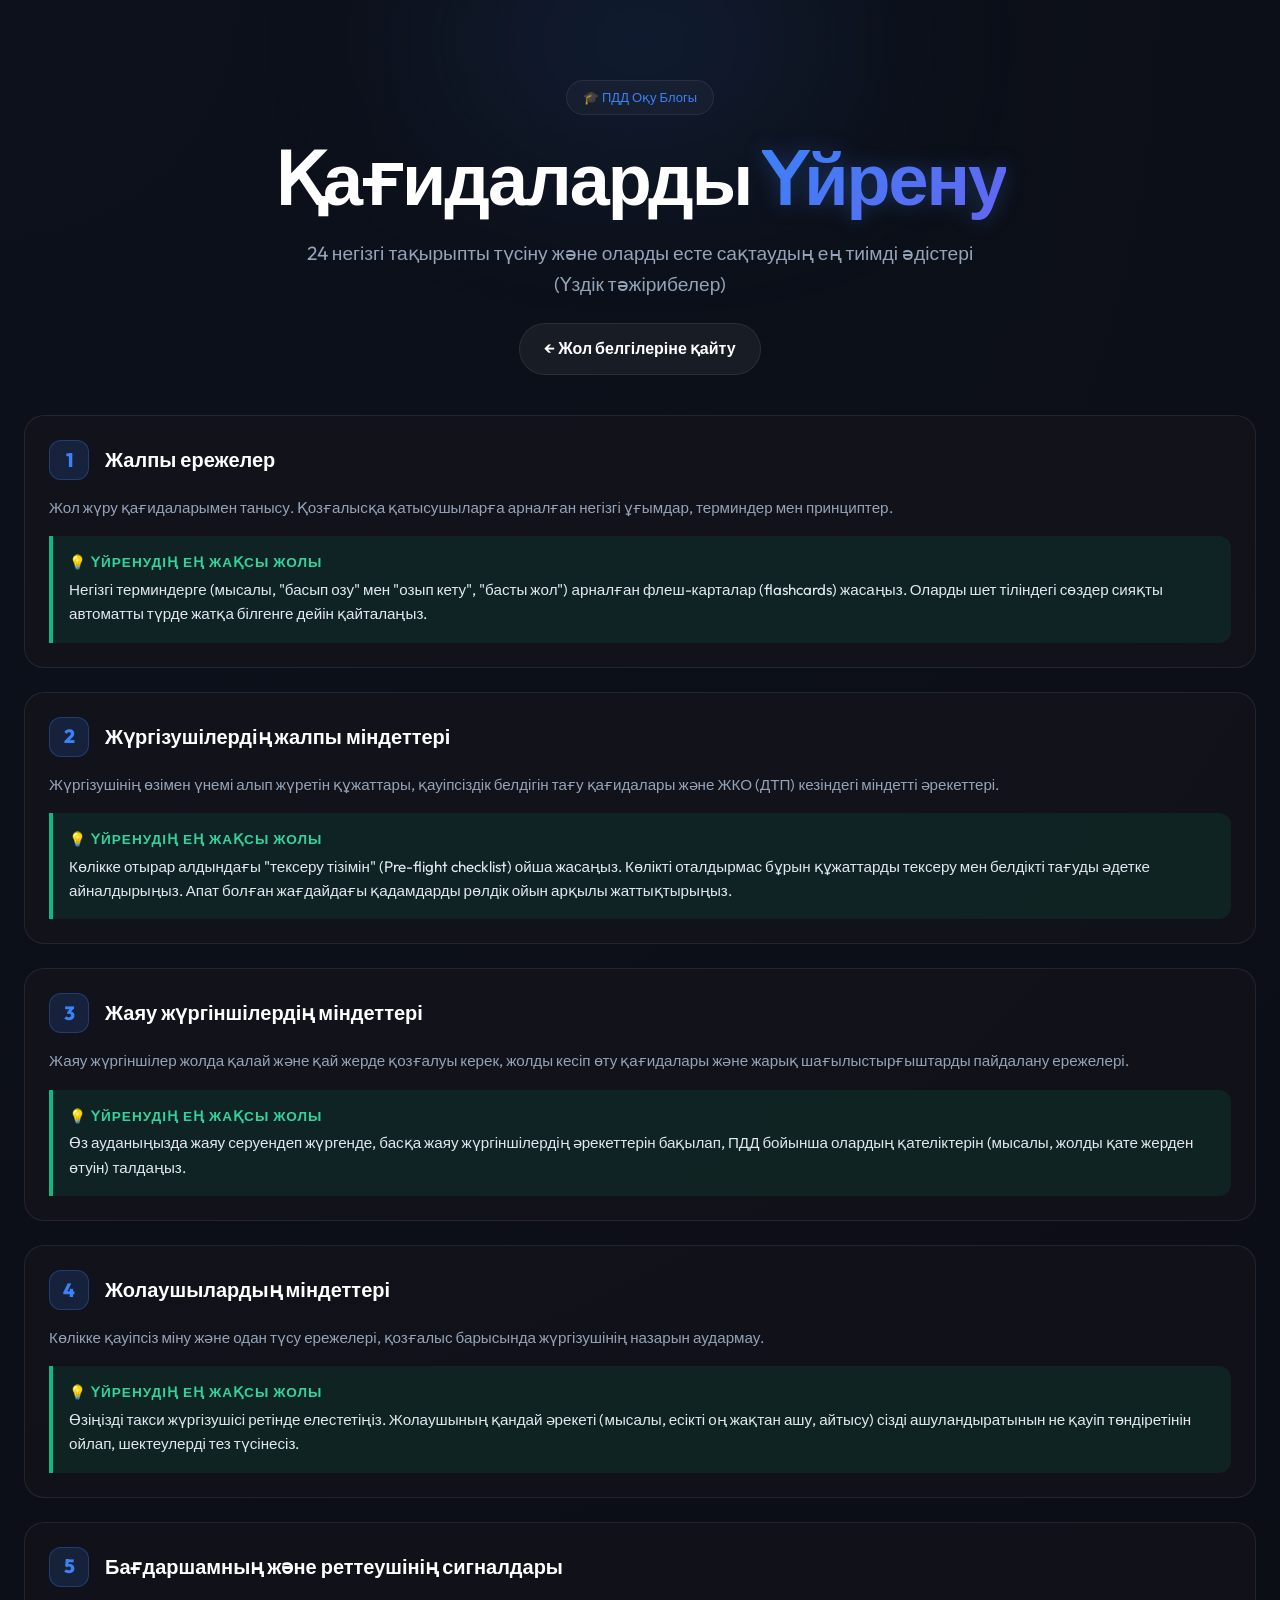
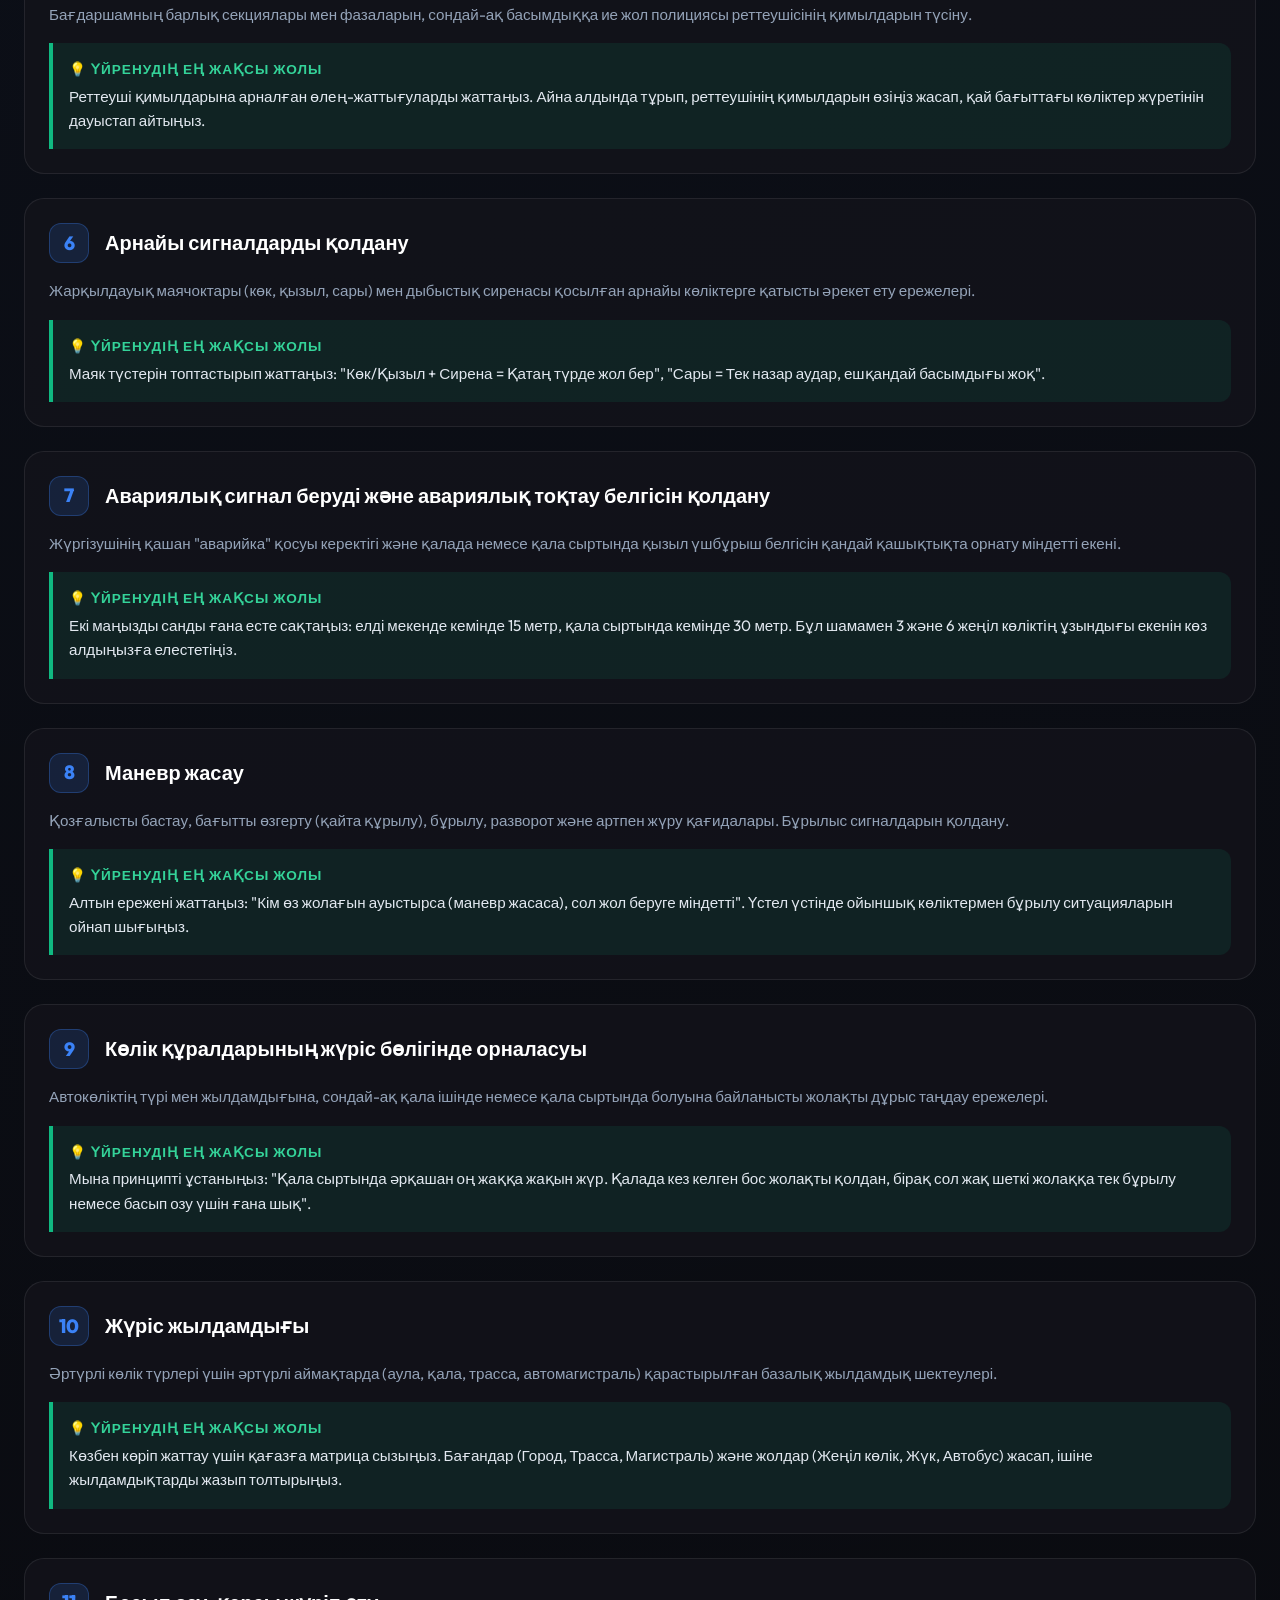
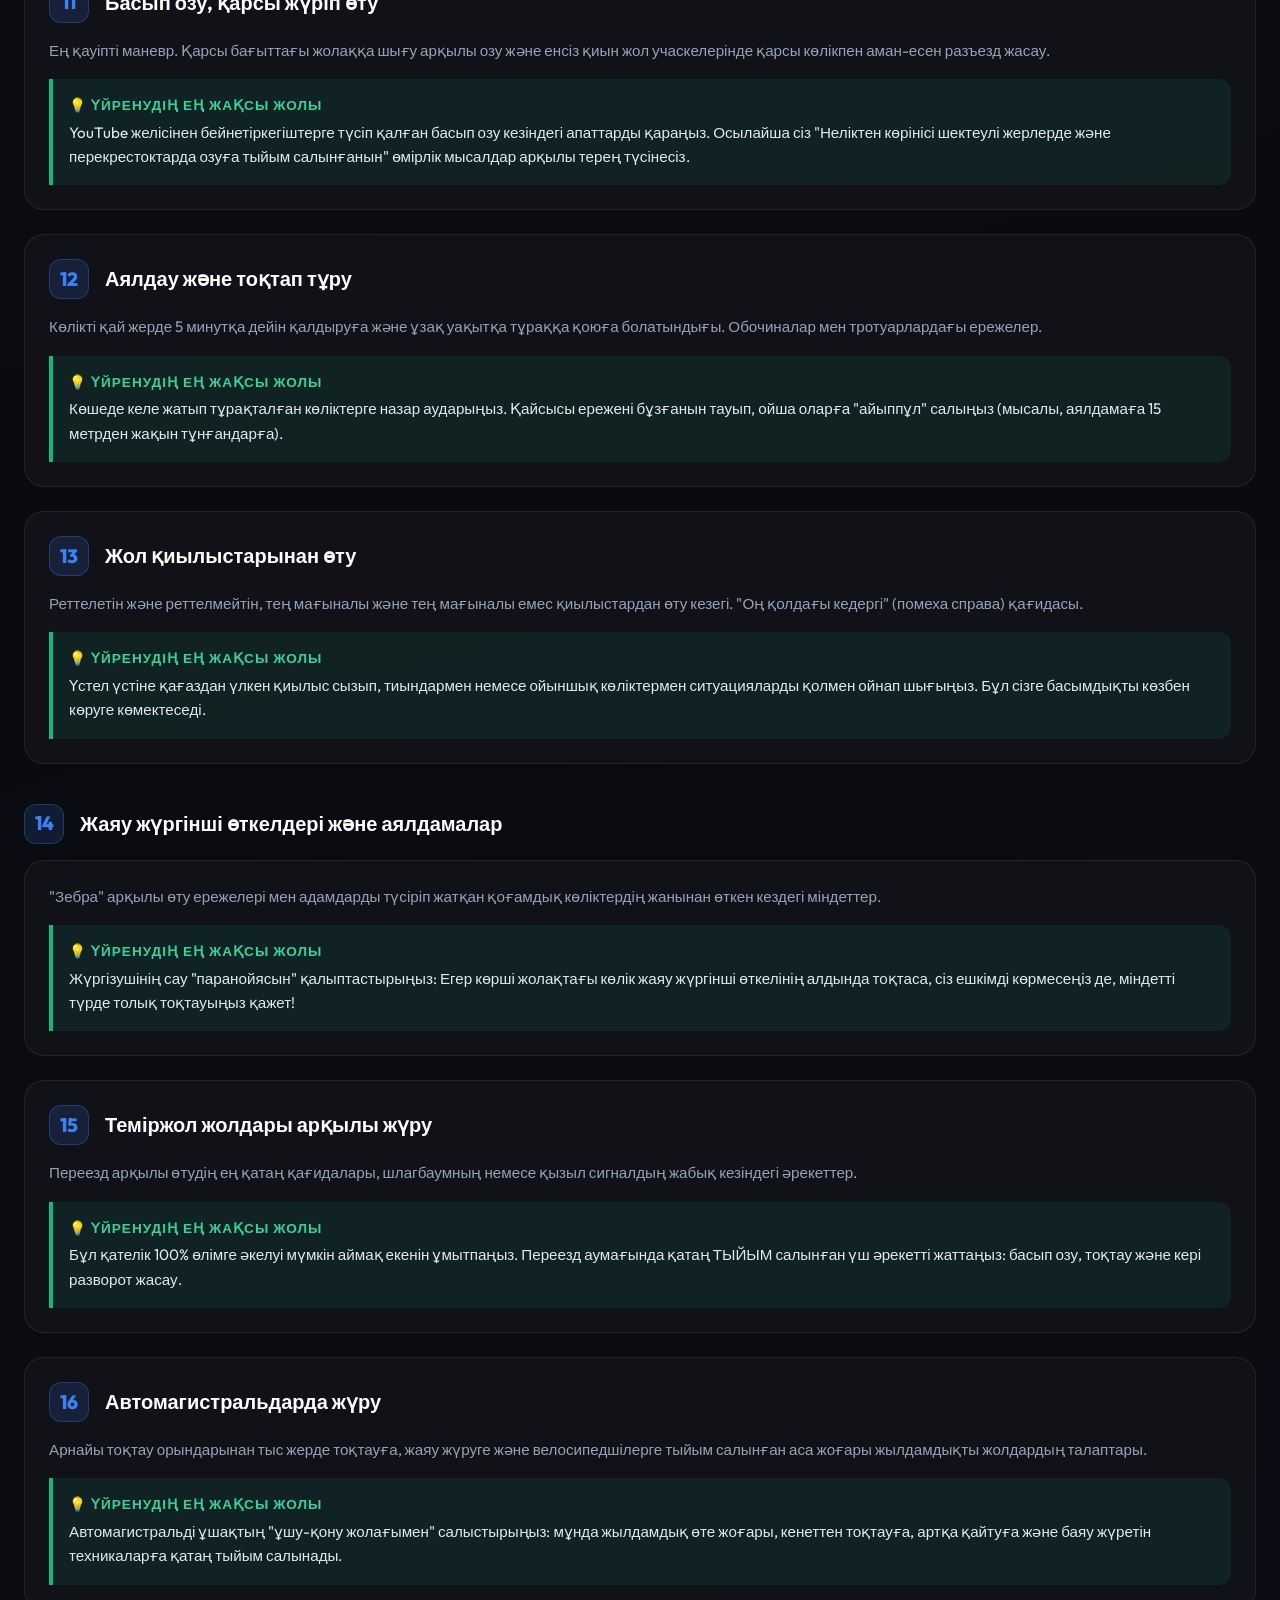
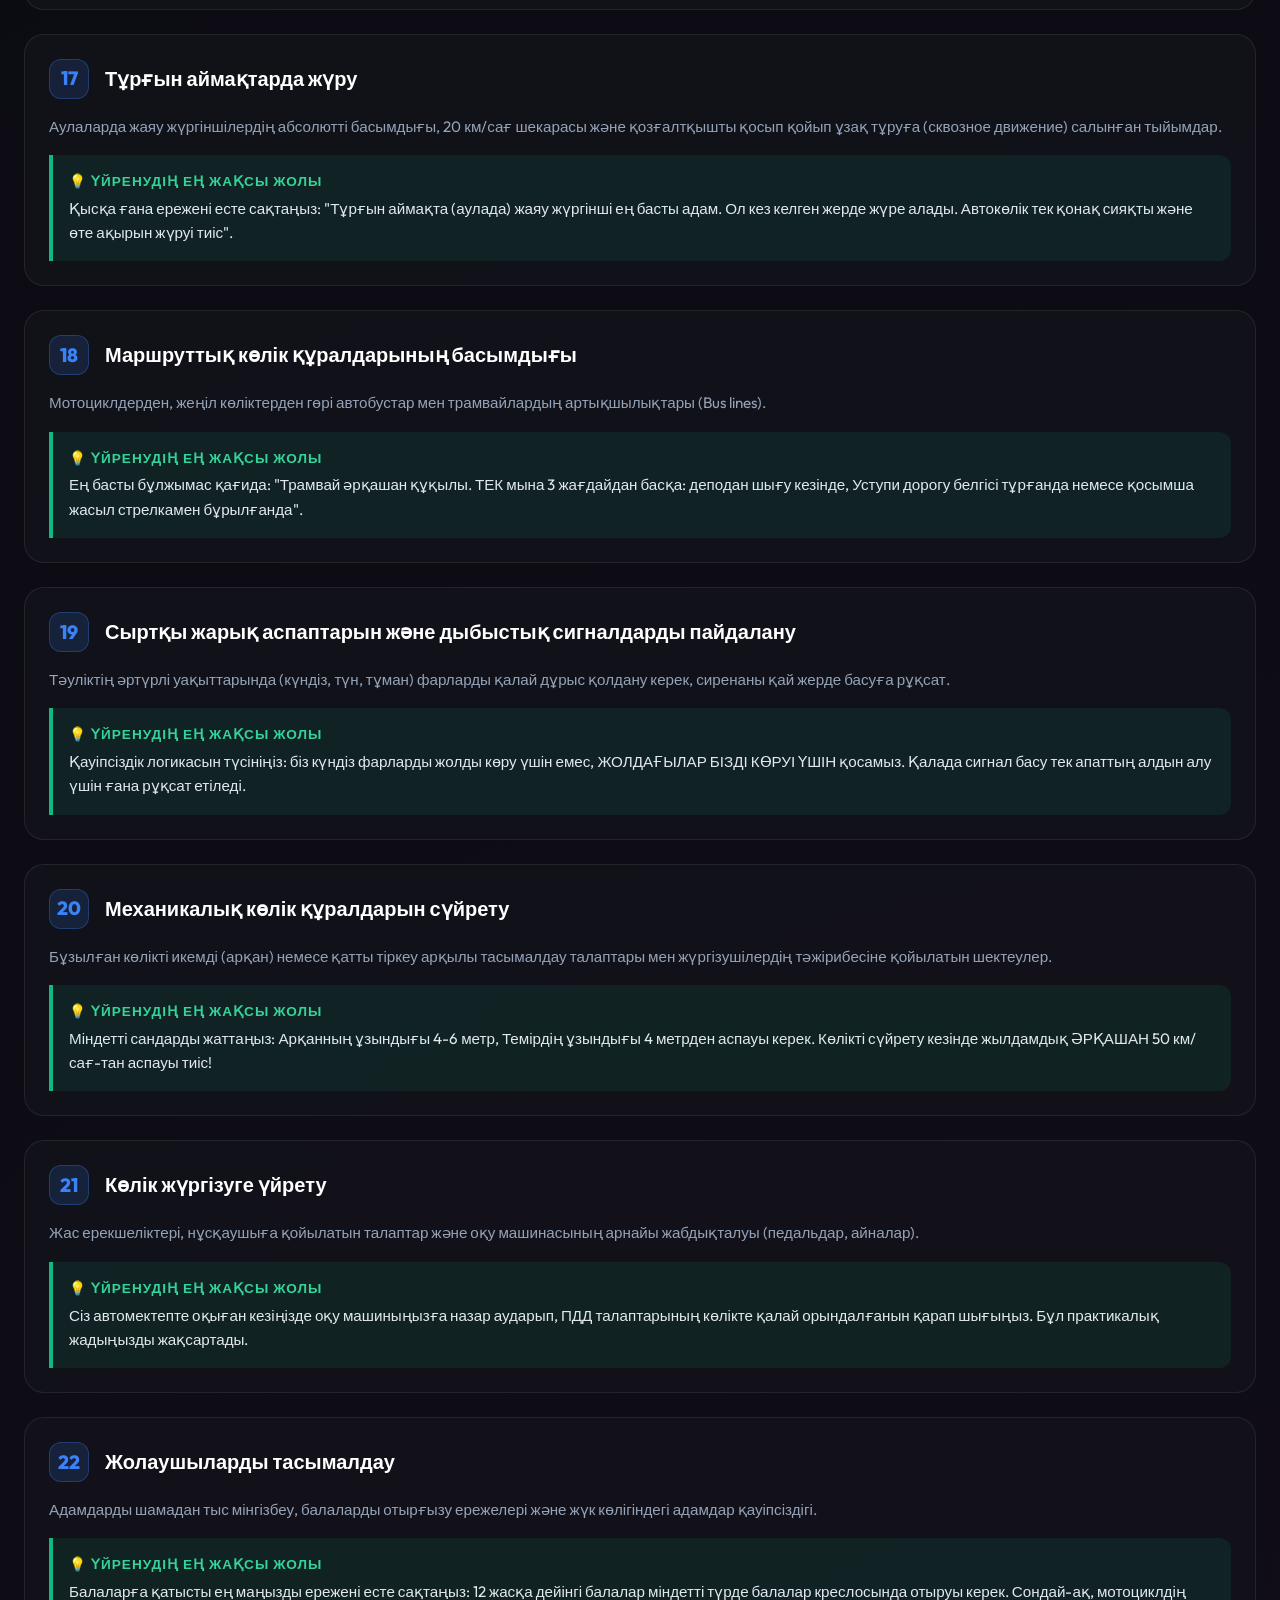
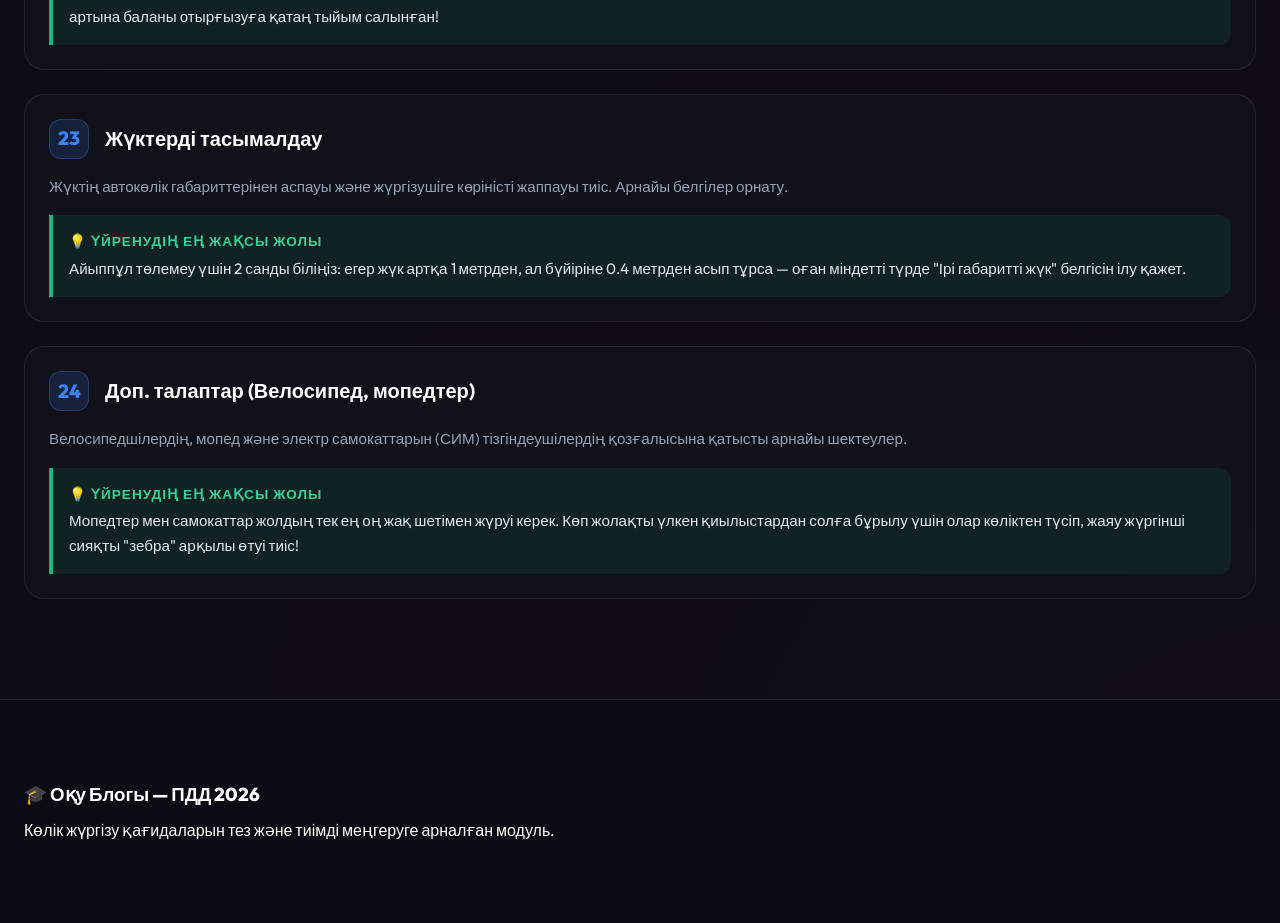
<file: training.html>
<!DOCTYPE html>
<html lang="kk">
<head>
  <meta charset="UTF-8">
  <meta name="viewport" content="width=device-width, initial-scale=1.0">
  <title>Оқу Блогы — Жол Жүрісі Қағидалары (ПДД) 2026</title>
  <meta name="description" content="Жол жүрісі қағидаларын (ПДД) тиімді үйренуге арналған оқу блогы.">
  <link rel="preconnect" href="https://fonts.googleapis.com">
  <link href="https://fonts.googleapis.com/css2?family=Outfit:wght@300;400;500;600;700;800&family=Space+Mono:wght@700&display=swap" rel="stylesheet">
  <link rel="stylesheet" href="style.css?v=1771266850">
  <style>
    /* Specific styles for the training block */
    .topic-card {
      background: var(--panel);
      border: 1px solid var(--panel-border);
      border-radius: 20px;
      padding: 24px;
      margin-bottom: 24px;
      transition: all 0.3s ease;
      position: relative;
      overflow: hidden;
    }
    .topic-card:hover {
      transform: translateY(-5px);
      border-color: rgba(59, 130, 246, 0.4);
      box-shadow: 0 10px 30px rgba(0, 0, 0, 0.5);
    }
    .topic-header {
      display: flex;
      align-items: center;
      gap: 16px;
      margin-bottom: 16px;
    }
    .topic-number {
      background: rgba(59, 130, 246, 0.15);
      color: var(--accent);
      width: 40px;
      height: 40px;
      display: flex;
      align-items: center;
      justify-content: center;
      border-radius: 12px;
      font-weight: 800;
      font-size: 1.2rem;
      border: 1px solid rgba(59, 130, 246, 0.3);
    }
    .topic-title {
      font-size: 1.25rem;
      font-weight: 700;
      color: #fff;
    }
    .topic-explanation {
      color: var(--text-muted);
      margin-bottom: 16px;
      font-size: 0.95rem;
      line-height: 1.6;
    }
    .best-case {
      background: rgba(16, 185, 129, 0.1);
      border-left: 4px solid #10b981;
      padding: 16px;
      border-radius: 0 12px 12px 0;
      color: #e2e8f0;
      font-size: 0.95rem;
    }
    .best-case strong {
      color: #34d399;
      display: block;
      margin-bottom: 4px;
      font-size: 0.85rem;
      text-transform: uppercase;
      letter-spacing: 1px;
    }
    .nav-buttons {
      display: flex;
      gap: 16px;
      margin-top: 24px;
      justify-content: center;
    }
    .btn-return {
      padding: 12px 24px;
      background: rgba(255,255,255,0.05);
      border: 1px solid var(--panel-border);
      border-radius: 100px;
      color: white;
      text-decoration: none;
      font-weight: 600;
      transition: all 0.3s;
    }
    .btn-return:hover {
      background: rgba(255,255,255,0.1);
      border-color: var(--text-muted);
    }
  </style>
</head>
<body>

<header class="hero" style="padding: 80px 0 40px;">
  <div class="container">
    <div class="hero-badge">🎓 ПДД Оқу Блогы</div>
    <h1>Қағидаларды <span class="year">Үйрену</span></h1>
    <p class="hero-sub" style="margin-bottom: 20px;">24 негізгі тақырыпты түсіну және оларды есте сақтаудың ең тиімді әдістері (Үздік тәжірибелер)</p>
    <div class="nav-buttons">
      <a href="index.html" class="btn-return">← Жол белгілеріне қайту</a>
    </div>
  </div>
</header>

<main class="container">
  
  <div class="topic-card">
    <div class="topic-header">
      <div class="topic-number">1</div>
      <div class="topic-title">Жалпы ережелер</div>
    </div>
    <div class="topic-explanation">Жол жүру қағидаларымен танысу. Қозғалысқа қатысушыларға арналған негізгі ұғымдар, терминдер мен принциптер.</div>
    <div class="best-case">
      <strong>💡 Үйренудің ең жақсы жолы</strong>
      Негізгі терминдерге (мысалы, "басып озу" мен "озып кету", "басты жол") арналған флеш-карталар (flashcards) жасаңыз. Оларды шет тіліндегі сөздер сияқты автоматты түрде жатқа білгенге дейін қайталаңыз.
    </div>
  </div>

  <div class="topic-card">
    <div class="topic-header">
      <div class="topic-number">2</div>
      <div class="topic-title">Жүргізушілердің жалпы міндеттері</div>
    </div>
    <div class="topic-explanation">Жүргізушінің өзімен үнемі алып жүретін құжаттары, қауіпсіздік белдігін тағу қағидалары және ЖКО (ДТП) кезіндегі міндетті әрекеттері.</div>
    <div class="best-case">
      <strong>💡 Үйренудің ең жақсы жолы</strong>
      Көлікке отырар алдындағы "тексеру тізімін" (Pre-flight checklist) ойша жасаңыз. Көлікті оталдырмас бұрын құжаттарды тексеру мен белдікті тағуды әдетке айналдырыңыз. Апат болған жағдайдағы қадамдарды рөлдік ойын арқылы жаттықтырыңыз.
    </div>
  </div>

  <div class="topic-card">
    <div class="topic-header">
      <div class="topic-number">3</div>
      <div class="topic-title">Жаяу жүргіншілердің міндеттері</div>
    </div>
    <div class="topic-explanation">Жаяу жүргіншілер жолда қалай және қай жерде қозғалуы керек, жолды кесіп өту қағидалары және жарық шағылыстырғыштарды пайдалану ережелері.</div>
    <div class="best-case">
      <strong>💡 Үйренудің ең жақсы жолы</strong>
      Өз ауданыңызда жаяу серуендеп жүргенде, басқа жаяу жүргіншілердің әрекеттерін бақылап, ПДД бойынша олардың қателіктерін (мысалы, жолды қате жерден өтуін) талдаңыз.
    </div>
  </div>

  <div class="topic-card">
    <div class="topic-header">
      <div class="topic-number">4</div>
      <div class="topic-title">Жолаушылардың міндеттері</div>
    </div>
    <div class="topic-explanation">Көлікке қауіпсіз міну және одан түсу ережелері, қозғалыс барысында жүргізушінің назарын аудармау.</div>
    <div class="best-case">
      <strong>💡 Үйренудің ең жақсы жолы</strong>
      Өзіңізді такси жүргізушісі ретінде елестетіңіз. Жолаушының қандай әрекеті (мысалы, есікті оң жақтан ашу, айтысу) сізді ашуландыратынын не қауіп төндіретінін ойлап, шектеулерді тез түсінесіз.
    </div>
  </div>

  <div class="topic-card">
    <div class="topic-header">
      <div class="topic-number">5</div>
      <div class="topic-title">Бағдаршамның және реттеушінің сигналдары</div>
    </div>
    <div class="topic-explanation">Бағдаршамның барлық секциялары мен фазаларын, сондай-ақ басымдыққа ие жол полициясы реттеушісінің қимылдарын түсіну.</div>
    <div class="best-case">
      <strong>💡 Үйренудің ең жақсы жолы</strong>
      Реттеуші қимылдарына арналған өлең-жаттығуларды жаттаңыз. Айна алдында тұрып, реттеушінің қимылдарын өзіңіз жасап, қай бағыттағы көліктер жүретінін дауыстап айтыңыз.
    </div>
  </div>

  <div class="topic-card">
    <div class="topic-header">
      <div class="topic-number">6</div>
      <div class="topic-title">Арнайы сигналдарды қолдану</div>
    </div>
    <div class="topic-explanation">Жарқылдауық маячоктары (көк, қызыл, сары) мен дыбыстық сиренасы қосылған арнайы көліктерге қатысты әрекет ету ережелері.</div>
    <div class="best-case">
      <strong>💡 Үйренудің ең жақсы жолы</strong>
      Маяк түстерін топтастырып жаттаңыз: "Көк/Қызыл + Сирена = Қатаң түрде жол бер", "Сары = Тек назар аудар, ешқандай басымдығы жоқ".
    </div>
  </div>

  <div class="topic-card">
    <div class="topic-header">
      <div class="topic-number">7</div>
      <div class="topic-title">Авариялық сигнал беруді және авариялық тоқтау белгісін қолдану</div>
    </div>
    <div class="topic-explanation">Жүргізушінің қашан "аварийка" қосуы керектігі және қалада немесе қала сыртында қызыл үшбұрыш белгісін қандай қашықтықта орнату міндетті екені.</div>
    <div class="best-case">
      <strong>💡 Үйренудің ең жақсы жолы</strong>
      Екі маңызды санды ғана есте сақтаңыз: елді мекенде кемінде 15 метр, қала сыртында кемінде 30 метр. Бұл шамамен 3 және 6 жеңіл көліктің ұзындығы екенін көз алдыңызға елестетіңіз.
    </div>
  </div>

  <div class="topic-card">
    <div class="topic-header">
      <div class="topic-number">8</div>
      <div class="topic-title">Маневр жасау</div>
    </div>
    <div class="topic-explanation">Қозғалысты бастау, бағытты өзгерту (қайта құрылу), бұрылу, разворот және артпен жүру қағидалары. Бұрылыс сигналдарын қолдану.</div>
    <div class="best-case">
      <strong>💡 Үйренудің ең жақсы жолы</strong>
      Алтын ережені жаттаңыз: "Кім өз жолағын ауыстырса (маневр жасаса), сол жол беруге міндетті". Үстел үстінде ойыншық көліктермен бұрылу ситуацияларын ойнап шығыңыз.
    </div>
  </div>

  <div class="topic-card">
    <div class="topic-header">
      <div class="topic-number">9</div>
      <div class="topic-title">Көлік құралдарының жүріс бөлігінде орналасуы</div>
    </div>
    <div class="topic-explanation">Автокөліктің түрі мен жылдамдығына, сондай-ақ қала ішінде немесе қала сыртында болуына байланысты жолақты дұрыс таңдау ережелері.</div>
    <div class="best-case">
      <strong>💡 Үйренудің ең жақсы жолы</strong>
      Мына принципті ұстаныңыз: "Қала сыртында әрқашан оң жаққа жақын жүр. Қалада кез келген бос жолақты қолдан, бірақ сол жақ шеткі жолаққа тек бұрылу немесе басып озу үшін ғана шық".
    </div>
  </div>

  <div class="topic-card">
    <div class="topic-header">
      <div class="topic-number">10</div>
      <div class="topic-title">Жүріс жылдамдығы</div>
    </div>
    <div class="topic-explanation">Әртүрлі көлік түрлері үшін әртүрлі аймақтарда (аула, қала, трасса, автомагистраль) қарастырылған базалық жылдамдық шектеулері.</div>
    <div class="best-case">
      <strong>💡 Үйренудің ең жақсы жолы</strong>
      Көзбен көріп жаттау үшін қағазға матрица сызыңыз. Бағандар (Город, Трасса, Магистраль) және жолдар (Жеңіл көлік, Жүк, Автобус) жасап, ішіне жылдамдықтарды жазып толтырыңыз.
    </div>
  </div>

  <div class="topic-card">
    <div class="topic-header">
      <div class="topic-number">11</div>
      <div class="topic-title">Басып озу, қарсы жүріп өту</div>
    </div>
    <div class="topic-explanation">Ең қауіпті маневр. Қарсы бағыттағы жолаққа шығу арқылы озу және енсіз қиын жол учаскелерінде қарсы көлікпен аман-есен разъезд жасау.</div>
    <div class="best-case">
      <strong>💡 Үйренудің ең жақсы жолы</strong>
      YouTube желісінен бейнетіркегіштерге түсіп қалған басып озу кезіндегі апаттарды қараңыз. Осылайша сіз "Неліктен көрінісі шектеулі жерлерде және перекрестоктарда озуға тыйым салынғанын" өмірлік мысалдар арқылы терең түсінесіз.
    </div>
  </div>

  <div class="topic-card">
    <div class="topic-header">
      <div class="topic-number">12</div>
      <div class="topic-title">Аялдау және тоқтап тұру</div>
    </div>
    <div class="topic-explanation">Көлікті қай жерде 5 минутқа дейін қалдыруға және ұзақ уақытқа тұраққа қоюға болатындығы. Обочиналар мен тротуарлардағы ережелер.</div>
    <div class="best-case">
      <strong>💡 Үйренудің ең жақсы жолы</strong>
      Көшеде келе жатып тұрақталған көліктерге назар аударыңыз. Қайсысы ережені бұзғанын тауып, ойша оларға "айыппұл" салыңыз (мысалы, аялдамаға 15 метрден жақын тұнғандарға).
    </div>
  </div>

  <div class="topic-card">
    <div class="topic-header">
      <div class="topic-number">13</div>
      <div class="topic-title">Жол қиылыстарынан өту</div>
    </div>
    <div class="topic-explanation">Реттелетін және реттелмейтін, тең мағыналы және тең мағыналы емес қиылыстардан өту кезегі. "Оң қолдағы кедергі" (помеха справа) қағидасы.</div>
    <div class="best-case">
      <strong>💡 Үйренудің ең жақсы жолы</strong>
      Үстел үстіне қағаздан үлкен қиылыс сызып, тиындармен немесе ойыншық көліктермен ситуацияларды қолмен ойнап шығыңыз. Бұл сізге басымдықты көзбен көруге көмектеседі.
    </div>
  </div>

  <div class="topic-header" style="margin-top: 40px;">
    <div class="topic-number">14</div>
    <div class="topic-title">Жаяу жүргінші өткелдері және аялдамалар</div>
  </div>
  <div class="topic-card">
    <div class="topic-explanation">"Зебра" арқылы өту ережелері мен адамдарды түсіріп жатқан қоғамдық көліктердің жанынан өткен кездегі міндеттер.</div>
    <div class="best-case">
      <strong>💡 Үйренудің ең жақсы жолы</strong>
      Жүргізушінің сау "паранойясын" қалыптастырыңыз: Егер көрші жолақтағы көлік жаяу жүргінші өткелінің алдында тоқтаса, сіз ешкімді көрмесеңіз де, міндетті түрде толық тоқтауыңыз қажет!
    </div>
  </div>

  <div class="topic-card">
    <div class="topic-header">
      <div class="topic-number">15</div>
      <div class="topic-title">Теміржол жолдары арқылы жүру</div>
    </div>
    <div class="topic-explanation">Переезд арқылы өтудің ең қатаң қағидалары, шлагбаумның немесе қызыл сигналдың жабық кезіндегі әрекеттер.</div>
    <div class="best-case">
      <strong>💡 Үйренудің ең жақсы жолы</strong>
      Бұл қателік 100% өлімге әкелуі мүмкін аймақ екенін ұмытпаңыз. Переезд аумағында қатаң ТЫЙЫМ салынған үш әрекетті жаттаңыз: басып озу, тоқтау және кері разворот жасау.
    </div>
  </div>

  <div class="topic-card">
    <div class="topic-header">
      <div class="topic-number">16</div>
      <div class="topic-title">Автомагистральдарда жүру</div>
    </div>
    <div class="topic-explanation">Арнайы тоқтау орындарынан тыс жерде тоқтауға, жаяу жүруге және велосипедшілерге тыйым салынған аса жоғары жылдамдықты жолдардың талаптары.</div>
    <div class="best-case">
      <strong>💡 Үйренудің ең жақсы жолы</strong>
      Автомагистральді ұшақтың "ұшу-қону жолағымен" салыстырыңыз: мұнда жылдамдық өте жоғары, кенеттен тоқтауға, артқа қайтуға және баяу жүретін техникаларға қатаң тыйым салынады.
    </div>
  </div>

  <div class="topic-card">
    <div class="topic-header">
      <div class="topic-number">17</div>
      <div class="topic-title">Тұрғын аймақтарда жүру</div>
    </div>
    <div class="topic-explanation">Аулаларда жаяу жүргіншілердің абсолютті басымдығы, 20 км/сағ шекарасы және қозғалтқышты қосып қойып ұзақ тұруға (сквозное движение) салынған тыйымдар.</div>
    <div class="best-case">
      <strong>💡 Үйренудің ең жақсы жолы</strong>
      Қысқа ғана ережені есте сақтаңыз: "Тұрғын аймақта (аулада) жаяу жүргінші ең басты адам. Ол кез келген жерде жүре алады. Автокөлік тек қонақ сияқты және өте ақырын жүруі тиіс".
    </div>
  </div>

  <div class="topic-card">
    <div class="topic-header">
      <div class="topic-number">18</div>
      <div class="topic-title">Маршруттық көлік құралдарының басымдығы</div>
    </div>
    <div class="topic-explanation">Мотоциклдерден, жеңіл көліктерден гөрі автобустар мен трамвайлардың артықшылықтары (Bus lines).</div>
    <div class="best-case">
      <strong>💡 Үйренудің ең жақсы жолы</strong>
      Ең басты бұлжымас қағида: "Трамвай әрқашан құқылы. ТЕК мына 3 жағдайдан басқа: деподан шығу кезінде, Уступи дорогу белгісі тұрғанда немесе қосымша жасыл стрелкамен бұрылғанда".
    </div>
  </div>

  <div class="topic-card">
    <div class="topic-header">
      <div class="topic-number">19</div>
      <div class="topic-title">Сыртқы жарық аспаптарын және дыбыстық сигналдарды пайдалану</div>
    </div>
    <div class="topic-explanation">Тәуліктің әртүрлі уақыттарында (күндіз, түн, тұман) фарларды қалай дұрыс қолдану керек, сиренаны қай жерде басуға рұқсат.</div>
    <div class="best-case">
      <strong>💡 Үйренудің ең жақсы жолы</strong>
      Қауіпсіздік логикасын түсініңіз: біз күндіз фарларды жолды көру үшін емес, ЖОЛДАҒЫЛАР БІЗДІ КӨРУІ ҮШІН қосамыз. Қалада сигнал басу тек апаттың алдын алу үшін ғана рұқсат етіледі.
    </div>
  </div>

  <div class="topic-card">
    <div class="topic-header">
      <div class="topic-number">20</div>
      <div class="topic-title">Механикалық көлік құралдарын сүйрету</div>
    </div>
    <div class="topic-explanation">Бұзылған көлікті икемді (арқан) немесе қатты тіркеу арқылы тасымалдау талаптары мен жүргізушілердің тәжірибесіне қойылатын шектеулер.</div>
    <div class="best-case">
      <strong>💡 Үйренудің ең жақсы жолы</strong>
      Міндетті сандарды жаттаңыз: Арқанның ұзындығы 4-6 метр, Темірдің ұзындығы 4 метрден аспауы керек. Көлікті сүйрету кезінде жылдамдық ӘРҚАШАН 50 км/сағ-тан аспауы тиіс!
    </div>
  </div>

  <div class="topic-card">
    <div class="topic-header">
      <div class="topic-number">21</div>
      <div class="topic-title">Көлік жүргізуге үйрету</div>
    </div>
    <div class="topic-explanation">Жас ерекшеліктері, нұсқаушыға қойылатын талаптар және оқу машинасының арнайы жабдықталуы (педальдар, айналар).</div>
    <div class="best-case">
      <strong>💡 Үйренудің ең жақсы жолы</strong>
      Сіз автомектепте оқыған кезіңізде оқу машиныңызға назар аударып, ПДД талаптарының көлікте қалай орындалғанын қарап шығыңыз. Бұл практикалық жадыңызды жақсартады.
    </div>
  </div>

  <div class="topic-card">
    <div class="topic-header">
      <div class="topic-number">22</div>
      <div class="topic-title">Жолаушыларды тасымалдау</div>
    </div>
    <div class="topic-explanation">Адамдарды шамадан тыс мінгізбеу, балаларды отырғызу ережелері және жүк көлігіндегі адамдар қауіпсіздігі.</div>
    <div class="best-case">
      <strong>💡 Үйренудің ең жақсы жолы</strong>
      Балаларға қатысты ең маңызды ережені есте сақтаңыз: 12 жасқа дейінгі балалар міндетті түрде балалар креслосында отыруы керек. Сондай-ақ, мотоциклдің артына баланы отырғызуға қатаң тыйым салынған!
    </div>
  </div>

  <div class="topic-card">
    <div class="topic-header">
      <div class="topic-number">23</div>
      <div class="topic-title">Жүктерді тасымалдау</div>
    </div>
    <div class="topic-explanation">Жүктің автокөлік габариттерінен аспауы және жүргізушіге көріністі жаппауы тиіс. Арнайы белгілер орнату.</div>
    <div class="best-case">
      <strong>💡 Үйренудің ең жақсы жолы</strong>
      Айыппұл төлемеу үшін 2 санды біліңіз: егер жүк артқа 1 метрден, ал бүйіріне 0.4 метрден асып тұрса — оған міндетті түрде "Ірі габаритті жүк" белгісін ілу қажет.
    </div>
  </div>

  <div class="topic-card">
    <div class="topic-header">
      <div class="topic-number">24</div>
      <div class="topic-title">Доп. талаптар (Велосипед, мопедтер)</div>
    </div>
    <div class="topic-explanation">Велосипедшілердің, мопед және электр самокаттарын (СИМ) тізгіндеушілердің қозғалысына қатысты арнайы шектеулер.</div>
    <div class="best-case">
      <strong>💡 Үйренудің ең жақсы жолы</strong>
      Мопедтер мен самокаттар жолдың тек ең оң жақ шетімен жүруі керек. Көп жолақты үлкен қиылыстардан солға бұрылу үшін олар көліктен түсіп, жаяу жүргінші сияқты "зебра" арқылы өтуі тиіс!
    </div>
  </div>

</main>

<footer>
  <div class="container">
    <div class="footer-grid">
      <div class="footer-info">
        <h3>🎓 Оқу Блогы — ПДД 2026</h3>
        <p>Көлік жүргізу қағидаларын тез және тиімді меңгеруге арналған модуль.</p>
      </div>
    </div>
  </div>
</footer>

</body>
</html>
</file>
<file: style.css>
*,*::before,*::after{box-sizing:border-box;margin:0;padding:0}
:root {
  --bg: #0a0b10;
  --panel: rgba(20, 21, 28, 0.7);
  --panel-border: rgba(255, 255, 255, 0.08);
  --text: #ffffff;
  --text-muted: #94a3b8;
  --accent: #3b82f6;
  --accent-glow: rgba(59, 130, 246, 0.3);
  
  /* Section Colors - HSL for vibrancy */
  --c-warning: 20, 90%, 60%;
  --c-priority: 45, 95%, 55%;
  --c-prohibit: 0, 85%, 60%;
  --c-mandatory: 210, 90%, 60%;
  --c-info: 190, 85%, 55%;
  --c-service: 220, 80%, 65%;
  --c-supp: 200, 10%, 70%;
}

* { margin: 0; padding: 0; box-sizing: border-box; -webkit-font-smoothing: antialiased; }

body {
  font-family: 'Outfit', 'Inter', sans-serif;
  background-color: var(--bg);
  background-image: 
    radial-gradient(circle at 0% 0%, rgba(59, 130, 246, 0.05) 0%, transparent 50%),
    radial-gradient(circle at 100% 100%, rgba(147, 51, 234, 0.05) 0%, transparent 50%);
  color: var(--text);
  line-height: 1.6;
  overflow-x: hidden;
}

.container { max-width: 1400px; margin: 0 auto; padding: 0 24px; }

/* Hero Section */
.hero {
  padding: 120px 0 80px;
  text-align: center;
  position: relative;
  overflow: hidden;
}

.hero::before {
  content: '';
  position: absolute;
  top: -20%; left: 50%; width: 60%; height: 60%;
  background: radial-gradient(circle, rgba(59, 130, 246, 0.15) 0%, transparent 70%);
  transform: translateX(-50%);
  z-index: -1;
  filter: blur(80px);
}

.hero-badge {
  display: inline-flex;
  align-items: center;
  padding: 6px 16px;
  background: rgba(255, 255, 255, 0.03);
  border: 1px solid var(--panel-border);
  border-radius: 100px;
  font-size: 13px;
  font-weight: 500;
  color: var(--accent);
  margin-bottom: 24px;
  backdrop-filter: blur(10px);
}

.hero h1 {
  font-size: clamp(2.5rem, 8vw, 4.5rem);
  font-weight: 800;
  letter-spacing: -2px;
  line-height: 1.1;
  margin-bottom: 20px;
}

.hero h1 .year {
  background: linear-gradient(135deg, #3b82f6, #6366f1);
  -webkit-background-clip: text;
  background-clip: text;
  -webkit-text-fill-color: transparent;
  filter: drop-shadow(0 0 10px rgba(59, 130, 246, 0.3));
}

.hero-sub {
  color: var(--text-muted);
  font-size: 1.2rem;
  max-width: 700px;
  margin: 0 auto 40px;
}

/* Search Bar - Premium Look */
.search-container {
  max-width: 600px;
  margin: 0 auto;
  position: relative;
  z-index: 10;
}

.search-box {
  background: var(--panel);
  border: 1px solid var(--panel-border);
  backdrop-filter: blur(24px);
  padding: 8px;
  border-radius: 18px;
  display: flex;
  align-items: center;
  box-shadow: 0 20px 40px rgba(0, 0, 0, 0.4);
  transition: all 0.4s cubic-bezier(0.4, 0, 0.2, 1);
}

.search-box:focus-within {
  border-color: var(--accent);
  box-shadow: 0 0 0 4px rgba(59, 130, 246, 0.1);
  transform: translateY(-2px);
}

.search-icon { padding: 0 16px; font-size: 20px; opacity: 0.5; }

#searchInput {
  flex: 1;
  background: transparent;
  border: none;
  color: #fff;
  padding: 12px 0;
  font-size: 16px;
  outline: none;
  font-family: inherit;
}

/* Floating Navigation */
.nav-bar {
  position: sticky;
  top: 24px;
  z-index: 100;
  margin: 40px auto;
  max-width: fit-content;
  border-radius: 100px;
  background: rgba(20, 21, 28, 0.8);
  backdrop-filter: blur(20px);
  border: 1px solid var(--panel-border);
  padding: 6px;
  box-shadow: 0 10px 30px rgba(0, 0, 0, 0.5);
}

.nav-inner {
  display: flex;
  gap: 4px;
  overflow-x: auto;
  scrollbar-width: none;
}
.nav-inner::-webkit-scrollbar { display: none; }

.nav-link {
  padding: 10px 18px;
  border-radius: 100px;
  text-decoration: none;
  color: var(--text-muted);
  font-size: 14px;
  font-weight: 600;
  white-space: nowrap;
  transition: all 0.3s ease;
}

.nav-link:hover { color: #fff; background: rgba(255, 255, 255, 0.05); }

.nav-link.active {
  background: var(--accent);
  color: #fff;
  box-shadow: 0 4px 15px var(--accent-glow);
}

/* Sections */
.sign-section { margin-bottom: 100px; scroll-margin-top: 100px; }

.section-header {
  display: flex;
  align-items: center;
  gap: 24px;
  margin-bottom: 40px;
}

.section-icon {
  width: 64px; height: 64px;
  background: var(--panel);
  border: 1px solid var(--panel-border);
  border-radius: 20px;
  display: flex;
  align-items: center;
  justify-content: center;
  font-size: 28px;
  box-shadow: 0 8px 16px rgba(0, 0, 0, 0.2);
}

.section-title h2 { font-size: 2rem; font-weight: 800; letter-spacing: -1px; }
.section-title p { color: var(--text-muted); font-size: 15px; }

/* Grid Layout */
.signs-grid {
  display: grid;
  grid-template-columns: repeat(auto-fit, minmax(300px, 1fr));
  gap: 32px;
  width: 100%;
  align-items: stretch;
}

/* Card Design - The "WOW" Part */
.sign-card {
  background: var(--panel);
  border: 1px solid var(--panel-border);
  border-radius: 24px;
  padding: 24px;
  display: flex;
  flex-direction: column;
  gap: 20px;
  transition: all 0.4s cubic-bezier(0.34, 1.56, 0.64, 1);
  cursor: pointer;
  position: relative;
  overflow: hidden;
}

.sign-card::before {
  content: '';
  position: absolute;
  top: 0; left: 0; width: 100%; height: 100%;
  background: radial-gradient(800px circle at var(--mouse-x, 0) var(--mouse-y, 0), rgba(255, 255, 255, 0.06), transparent 40%);
  opacity: 0; transition: opacity 0.5s;
}

.sign-card:hover {
  transform: translateY(-8px) scale(1.02);
  border-color: rgba(255, 255, 255, 0.2);
  box-shadow: 0 25px 50px -12px rgba(0, 0, 0, 0.7);
}

.sign-card:hover::before { opacity: 1; }

.img-container {
  background: rgba(255, 255, 255, 0.03);
  border: 1px solid rgba(255, 255, 255, 0.05);
  padding: 20px;
  border-radius: 20px;
  display: flex;
  align-items: center;
  justify-content: center;
  aspect-ratio: 1;
  position: relative;
  z-index: 1;
  transition: all 0.4s ease;
}

.sign-card:hover .img-container {
  background: rgba(255, 255, 255, 0.08);
  transform: scale(1.05);
}

.sign-icon {
  width: 100%;
  height: 100%;
  object-fit: contain;
  filter: drop-shadow(0 4px 6px rgba(0,0,0,0.1));
}

.sign-info { display: flex; flex-direction: column; gap: 8px; z-index: 1; }

.sign-badge {
  font-family: 'Space Mono', monospace;
  font-size: 12px;
  font-weight: 700;
  color: var(--accent);
  background: rgba(59, 130, 246, 0.1);
  padding: 4px 10px;
  border-radius: 6px;
  width: fit-content;
}

.sign-name { font-weight: 700; font-size: 16px; color: #fff; line-height: 1.3; }

.sign-desc {
  font-size: 14px;
  color: var(--text-muted);
  line-height: 1.5;
  display: -webkit-box;
  -webkit-line-clamp: 2;
  line-clamp: 2;
  -webkit-box-orient: vertical;
  overflow: hidden;
  opacity: 0.8;
  transition: all 0.3s ease;
}

.sign-card.expanded .sign-desc { -webkit-line-clamp: unset; line-clamp: unset; opacity: 1; }

/* Footer */
footer {
  padding: 80px 0;
  border-top: 1px solid var(--panel-border);
  background: rgba(10, 11, 16, 0.5);
  margin-top: 100px;
}

.footer-grid {
  display: flex;
  justify-content: space-between;
  align-items: center;
  gap: 40px;
}

.footer-info h3 { margin-bottom: 8px; font-weight: 800; }
.footer-info a { color: var(--accent); text-decoration: none; font-weight: 500; }

@media (min-width: 1400px) {
  .signs-grid { grid-template-columns: repeat(4, 1fr); }
}

@media (min-width: 1200px) and (max-width: 1399px) {
  .signs-grid { grid-template-columns: repeat(3, 1fr); }
}

/* Responsive */
@media (max-width: 1024px) {
  .signs-grid { grid-template-columns: repeat(auto-fill, minmax(240px, 1fr)); }
}

@media (max-width: 768px) {
  .hero { padding: 80px 0 40px; }
  .signs-grid { grid-template-columns: repeat(auto-fill, minmax(200px, 1fr)); gap: 16px; }
  .nav-bar { width: calc(100% - 32px); top: 12px; }
  .section-header { flex-direction: column; text-align: center; gap: 16px; }
  .section-icon { width: 56px; height: 56px; font-size: 24px; }
}

@media (max-width: 480px) {
  .signs-grid { grid-template-columns: repeat(auto-fill, minmax(160px, 1fr)); gap: 12px; }
  .sign-card { padding: 16px; border-radius: 18px; }
  .img-container { padding: 12px; }
  .hero h1 { font-size: 2.2rem; }
}

/* Gallery Button in Hero */
.gallery-trigger {
  margin-top: 32px;
  display: inline-flex;
  align-items: center;
  gap: 12px;
  padding: 14px 28px;
  background: rgba(255, 255, 255, 0.05);
  border: 1px solid var(--panel-border);
  border-radius: 100px;
  color: #fff;
  font-weight: 600;
  text-decoration: none;
  backdrop-filter: blur(10px);
  transition: all 0.4s ease;
  cursor: pointer;
  z-index: 10;
}

.gallery-trigger:hover {
  background: rgba(255, 255, 255, 0.1);
  transform: translateY(-4px);
  border-color: var(--accent);
  box-shadow: 0 10px 30px rgba(59, 130, 246, 0.2);
}

.gallery-trigger .icon { font-size: 20px; }

/* Image Viewer Overlay */
.viewer-overlay {
  position: fixed;
  top: 0; left: 0; width: 100%; height: 100%;
  background: rgba(10, 11, 16, 0.95);
  backdrop-filter: blur(25px);
  z-index: 2000;
  opacity: 0;
  visibility: hidden;
  transition: all 0.5s cubic-bezier(0.4, 0, 0.2, 1);
  overflow: hidden;
}

.viewer-overlay.active {
  opacity: 1;
  visibility: visible;
}

.viewer-close {
  position: absolute;
  top: 30px; right: 30px;
  width: 50px; height: 50px;
  background: rgba(255, 255, 255, 0.05);
  border: 1px solid var(--panel-border);
  border-radius: 50%;
  display: flex;
  align-items: center;
  justify-content: center;
  color: #fff;
  font-size: 24px;
  cursor: pointer;
  transition: all 0.3s ease;
  z-index: 2005;
}

.viewer-close:hover {
  background: rgba(239, 68, 68, 0.2);
  border-color: #ef4444;
  transform: rotate(90deg);
}

.viewer-container {
  position: absolute;
  top: 50%;
  left: 50%;
  transform: translate(-50%, -50%);
  width: 100%;
  height: 100%;
  display: flex;
  align-items: center;
  justify-content: center;
  z-index: 2001;
}

#viewerImg {
  max-width: 85vw;
  max-height: 80vh;
  object-fit: contain;
  border-radius: 12px;
  box-shadow: 0 40px 80px rgba(0,0,0,0.6);
  transition: all 0.6s cubic-bezier(0.34, 1.56, 0.64, 1);
  opacity: 0;
  transform: scale(0.9) translateY(20px);
}

.viewer-overlay.active #viewerImg {
  opacity: 1;
  transform: scale(1) translateY(0);
}

.viewer-bottom-nav {
  position: absolute;
  bottom: 32px;
  left: 50%;
  transform: translateX(-50%);
  display: flex;
  align-items: center;
  gap: 16px;
  z-index: 2015;
}

.viewer-nav {
  width: 56px;
  height: 56px;
  background: rgba(255, 255, 255, 0.05);
  border: 1px solid var(--panel-border);
  border-radius: 50%;
  display: flex;
  align-items: center;
  justify-content: center;
  color: #fff;
  font-size: 24px;
  cursor: pointer;
  transition: all 0.4s cubic-bezier(0.175, 0.885, 0.32, 1.275);
  backdrop-filter: blur(10px);
  flex-shrink: 0;
}

.viewer-nav:hover {
  background: var(--accent);
  border-color: var(--accent);
  box-shadow: 0 0 25px var(--accent-glow);
  transform: scale(1.1);
}

.viewer-categories {
  position: absolute;
  top: 40px;
  left: 50%;
  transform: translateX(-50%);
  display: flex;
  gap: 12px;
  z-index: 2010;
}

.cat-btn {
  background: rgba(255, 255, 255, 0.05);
  border: 1px solid var(--panel-border);
  color: #fff;
  padding: 8px 20px;
  border-radius: 50px;
  font-size: 14px;
  font-weight: 500;
  cursor: pointer;
  transition: all 0.3s ease;
  backdrop-filter: blur(10px);
}

.cat-btn:hover {
  background: rgba(255, 255, 255, 0.1);
  border-color: var(--accent);
}

.cat-btn.active {
  background: var(--accent);
  border-color: var(--accent);
  box-shadow: 0 0 15px var(--accent-glow);
}

.viewer-info-pill {
  display: flex;
  flex-direction: column;
  align-items: center;
  gap: 4px;
  padding: 12px 32px;
  background: rgba(255, 255, 255, 0.05);
  border: 1px solid var(--panel-border);
  border-radius: 100px;
  backdrop-filter: blur(20px);
  box-shadow: 0 20px 50px rgba(0,0,0,0.5);
  min-width: 180px;
}

@media (max-width: 768px) {
  .viewer-controls {
    gap: 16px;
    padding: 8px 20px;
    width: 95%;
    justify-content: space-between;
  }
  .viewer-nav {
    width: 44px;
    height: 44px;
    font-size: 18px;
  }
  .viewer-bottom-nav {
    bottom: 20px;
    gap: 10px;
  }
  .viewer-info-pill {
    padding: 10px 20px;
    min-width: 140px;
  }
  .viewer-info {
    min-width: auto;
  }
}

.viewer-info {
  text-align: center;
  min-width: 200px;
}

#imageName {
  color: #fff;
  font-weight: 600;
  margin-bottom: 4px;
  font-size: 14px;
  opacity: 0.9;
}

.viewer-counter {
  font-family: 'Space Mono', monospace;
  color: var(--accent);
  font-size: 13px;
  letter-spacing: 1px;
}

/* Custom Scrollbar */
::-webkit-scrollbar { width: 8px; }
::-webkit-scrollbar-track { background: var(--bg); }
::-webkit-scrollbar-thumb { background: var(--panel-border); border-radius: 10px; }
::-webkit-scrollbar-thumb:hover { background: var(--text-muted); }
</file>
